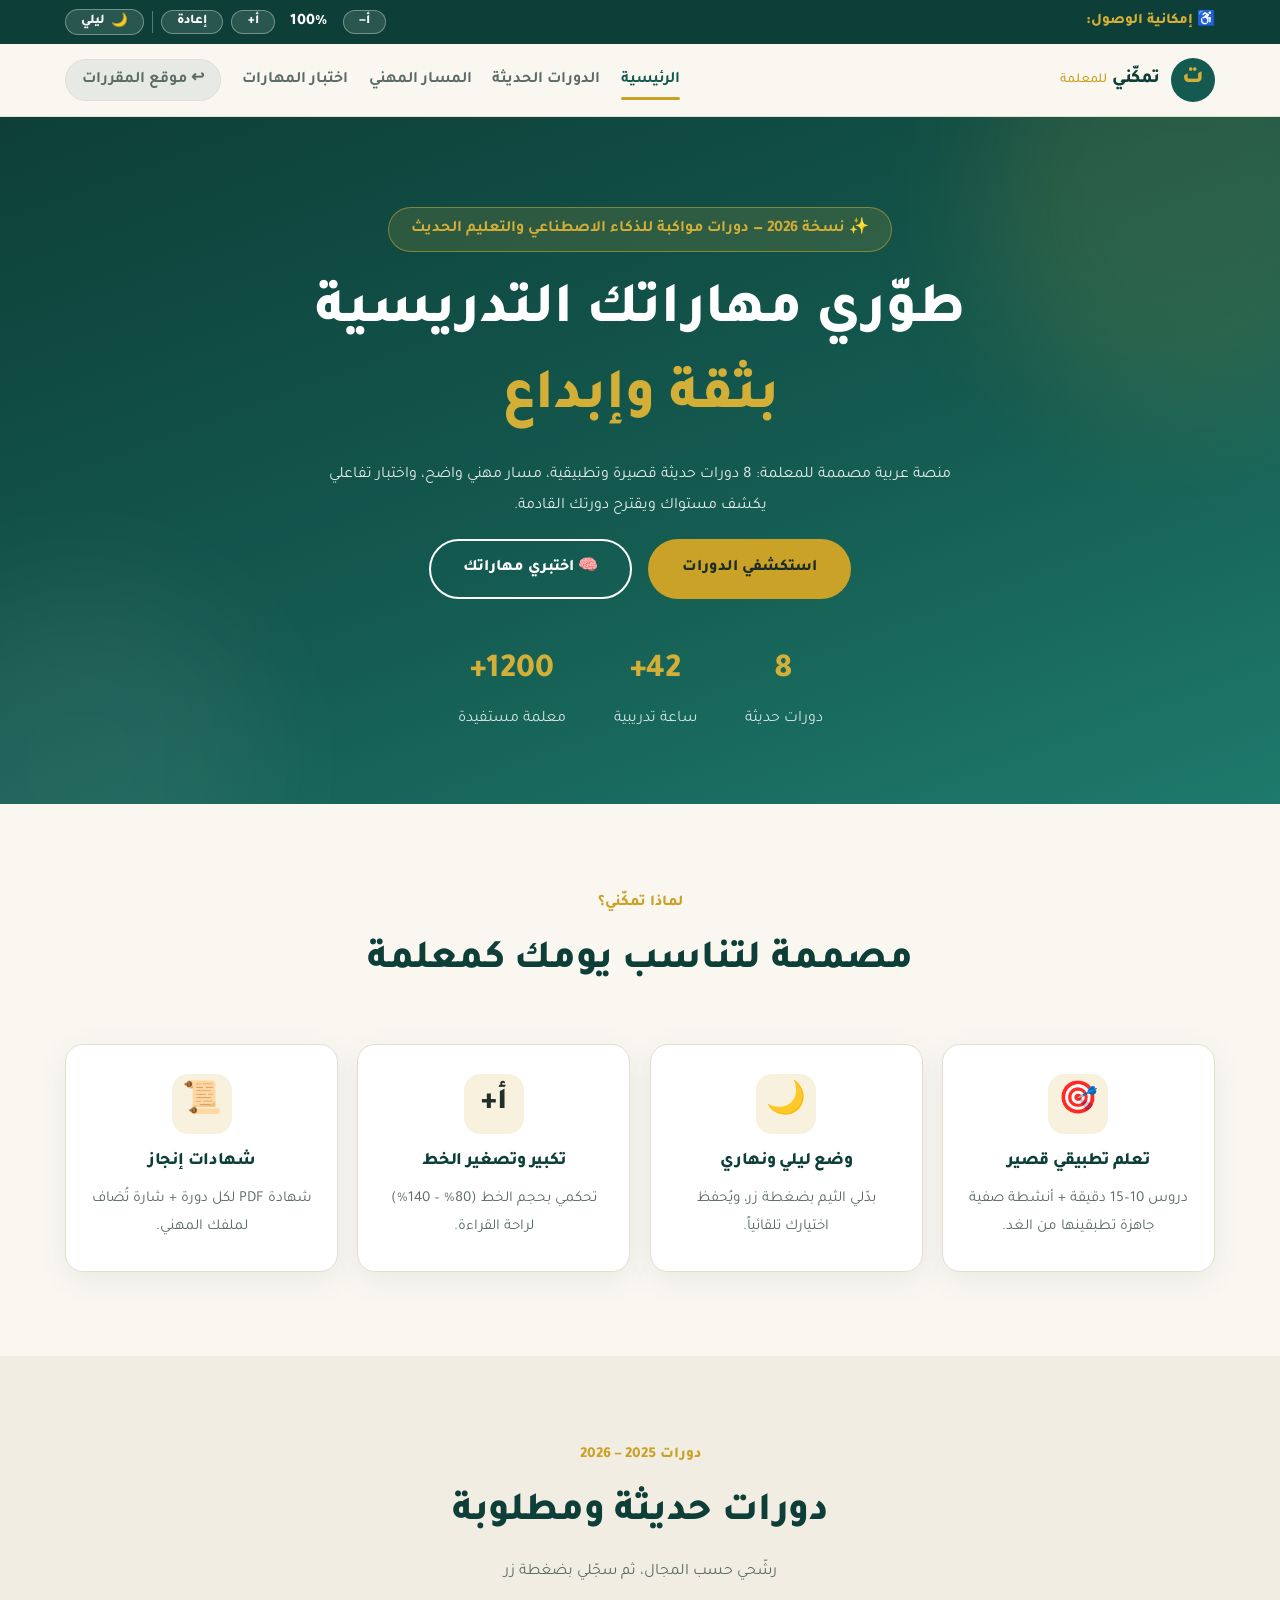
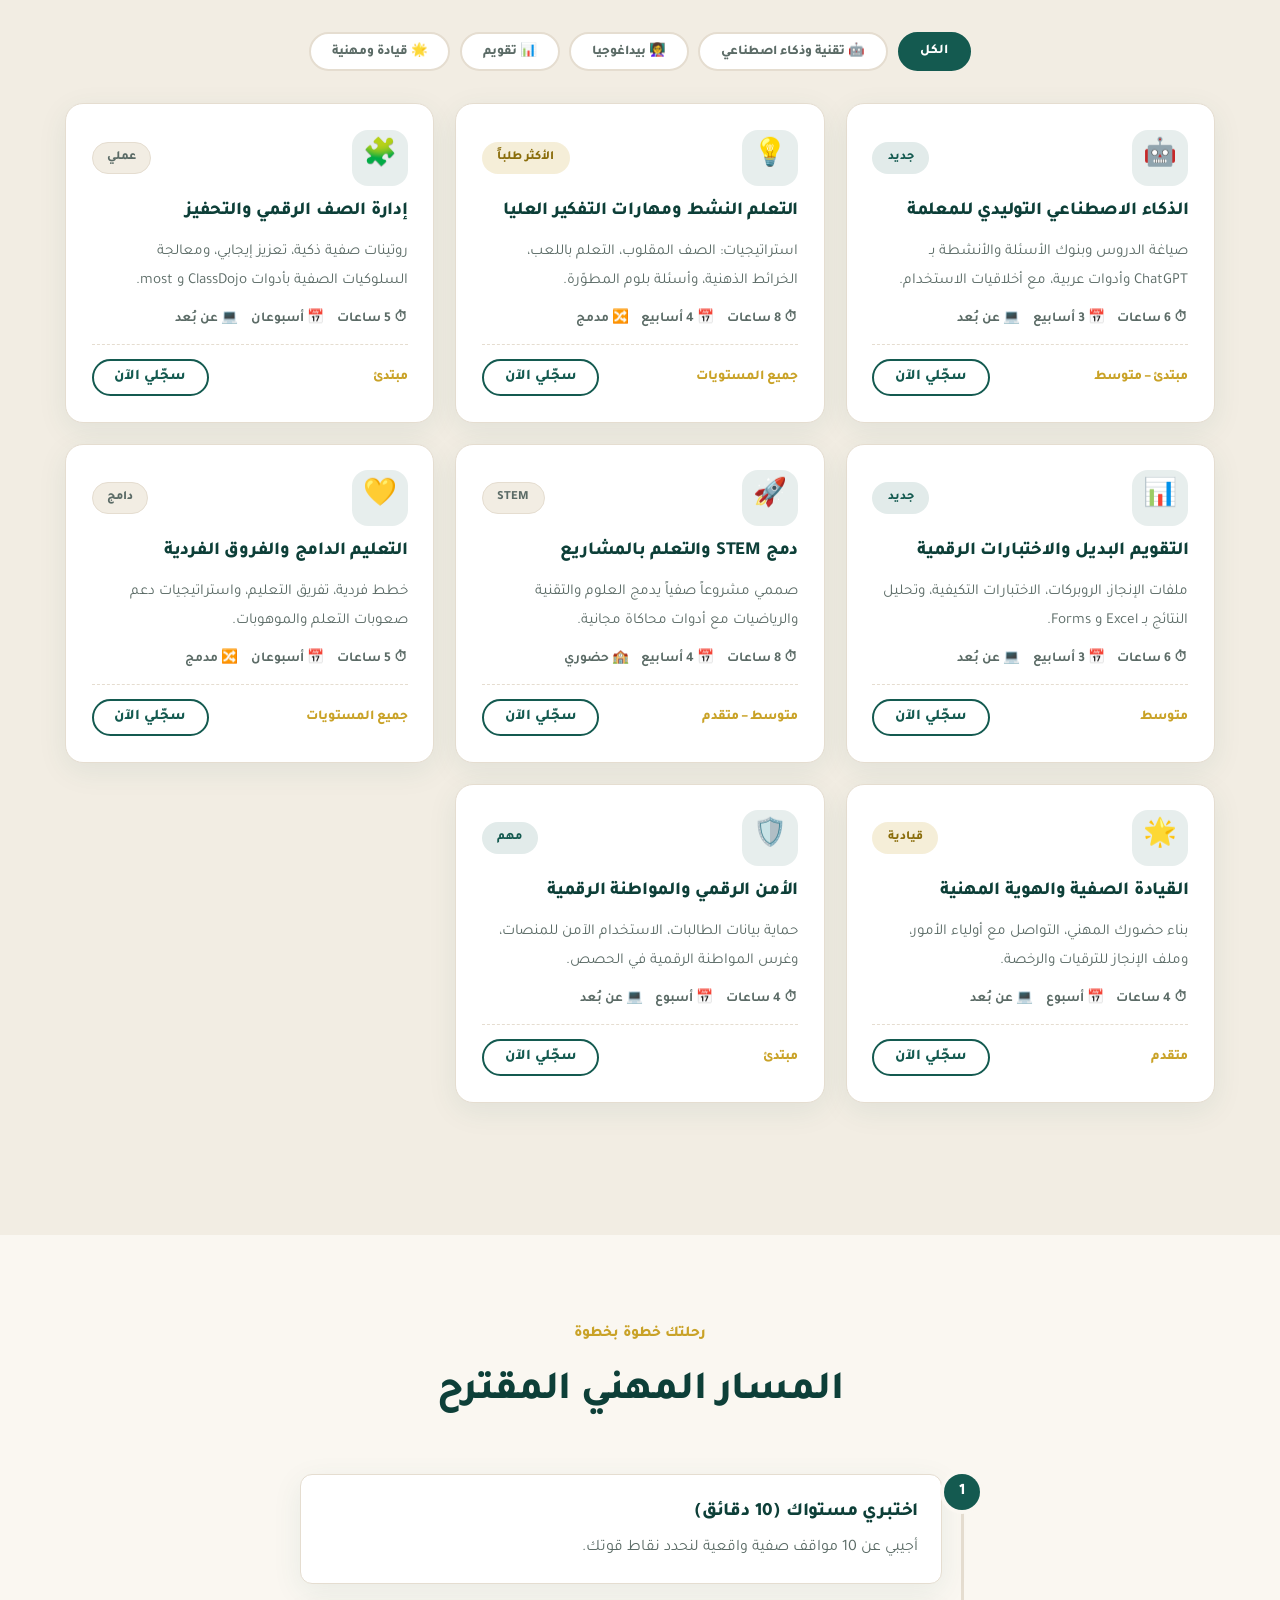
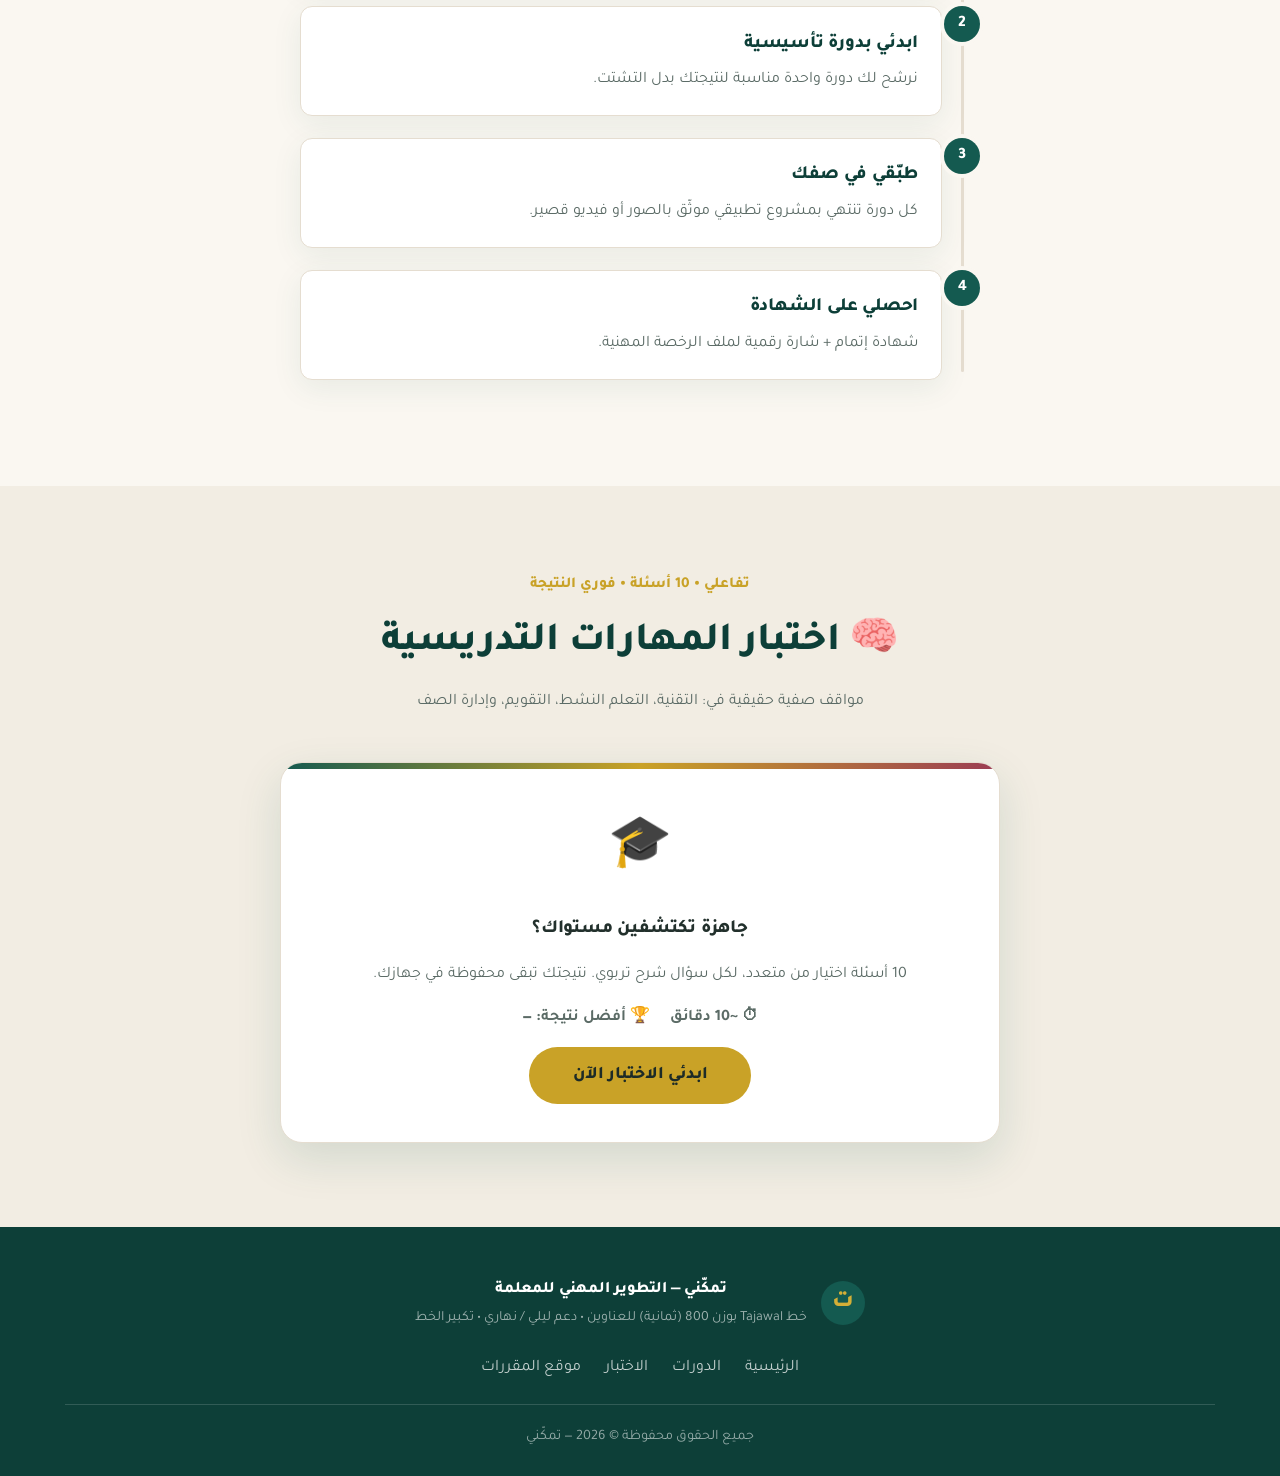
<file: tadweer.html>
<!DOCTYPE html>
<html lang="ar" dir="rtl" data-theme="light">
<head>
  <meta charset="UTF-8" />
  <meta name="viewport" content="width=device-width, initial-scale=1.0" />
  <title>تمكّني | منصة التطوير المهني للمعلمة</title>
  <meta name="description" content="منصة التطوير المهني للمعلمة: دورات حديثة، مسارات تعلم، واختبار تفاعلي للمهارات مع دعم الوضع الليلي وتكبير الخط." />
  <link rel="icon" href="data:image/svg+xml,<svg xmlns='http://www.w3.org/2000/svg' viewBox='0 0 100 100'><circle cx='50' cy='50' r='48' fill='%23145a50'/><text x='50' y='68' font-size='52' text-anchor='middle' fill='%23d4af37' font-family='serif'>ت</text></svg>" />
  <link rel="preconnect" href="https://fonts.googleapis.com" />
  <link rel="preconnect" href="https://fonts.gstatic.com" crossorigin />
  <!-- خط تاجوال (Tajawal) بأوزان 400 / 500 / 700 / 800 = خط ثمانية للعناوين -->
  <link href="https://fonts.googleapis.com/css2?family=Tajawal:wght@400;500;700;800;900&display=swap" rel="stylesheet" />
  <link rel="stylesheet" href="css/tadweer.css" />
</head>
<body>

  <!-- ===== شريط إمكانية الوصول ===== -->
  <div class="a11y-bar" role="toolbar" aria-label="خيارات إمكانية الوصول">
    <div class="container a11y-inner">
      <span class="a11y-label">♿ إمكانية الوصول:</span>
      <div class="a11y-controls">
        <button id="fontDecrease" class="a11y-btn" aria-label="تصغير الخط">أ−</button>
        <span id="fontSizeLabel" class="a11y-size" aria-live="polite">100%</span>
        <button id="fontIncrease" class="a11y-btn" aria-label="تكبير الخط">أ+</button>
        <button id="fontReset" class="a11y-btn a11y-reset" aria-label="إعادة ضبط الخط">إعادة</button>
        <span class="a11y-sep"></span>
        <button id="themeToggle" class="a11y-btn theme-btn" aria-label="تبديل المظهر ليلي / نهاري">
          <span id="themeIcon">🌙</span> <span id="themeText">ليلي</span>
        </button>
      </div>
    </div>
  </div>

  <!-- ===== التنقل ===== -->
  <header class="navbar" id="navbar">
    <div class="container nav-inner">
      <a href="tadweer.html" class="brand">
        <span class="brand-mark">ت</span>
        <span class="brand-text">تمكّني <small>للمعلمة</small></span>
      </a>
      <nav class="nav-links" id="navLinks">
        <a href="#home" class="nav-link active">الرئيسية</a>
        <a href="#courses" class="nav-link">الدورات الحديثة</a>
        <a href="#path" class="nav-link">المسار المهني</a>
        <a href="#quiz" class="nav-link">اختبار المهارات</a>
        <a href="index.html" class="nav-link nav-back">↩ موقع المقررات</a>
      </nav>
      <button class="menu-toggle" id="menuToggle" aria-label="فتح القائمة"><span></span><span></span><span></span></button>
    </div>
  </header>

  <!-- ===== البطل ===== -->
  <section class="hero" id="home">
    <div class="hero-blob blob-1"></div>
    <div class="hero-blob blob-2"></div>
    <div class="container hero-inner">
      <p class="hero-badge reveal">✨ نسخة 2026 — دورات مواكبة للذكاء الاصطناعي والتعليم الحديث</p>
      <h1 class="hero-title reveal">طوّري مهاراتك التدريسية<br /><span class="gold">بثقة وإبداع</span></h1>
      <p class="hero-desc reveal">منصة عربية مصممة للمعلمة: 8 دورات حديثة قصيرة وتطبيقية، مسار مهني واضح، واختبار تفاعلي يكشف مستواك ويقترح دورتك القادمة.</p>
      <div class="hero-actions reveal">
        <a href="#courses" class="btn btn-primary">استكشفي الدورات</a>
        <a href="#quiz" class="btn btn-outline">🧠 اختبري مهاراتك</a>
      </div>
      <div class="hero-stats reveal">
        <div class="stat"><span class="stat-num" data-count="8">8</span><span class="stat-label">دورات حديثة</span></div>
        <div class="stat"><span class="stat-num"><span data-count="42">42</span>+</span><span class="stat-label">ساعة تدريبية</span></div>
        <div class="stat"><span class="stat-num"><span data-count="1200">1200</span>+</span><span class="stat-label">معلمة مستفيدة</span></div>
      </div>
    </div>
  </section>

  <!-- ===== المميزات ===== -->
  <section class="section">
    <div class="container">
      <div class="section-head reveal">
        <span class="section-kicker">لماذا تمكّني؟</span>
        <h2 class="section-title">مصممة لتناسب يومك كمعلمة</h2>
      </div>
      <div class="features-grid">
        <div class="feature-card reveal"><span class="f-icon">🎯</span><h3>تعلم تطبيقي قصير</h3><p>دروس 10–15 دقيقة + أنشطة صفية جاهزة تطبقينها من الغد.</p></div>
        <div class="feature-card reveal"><span class="f-icon">🌙</span><h3>وضع ليلي ونهاري</h3><p>بدّلي الثيم بضغطة زر، ويُحفظ اختيارك تلقائياً.</p></div>
        <div class="feature-card reveal"><span class="f-icon">أ+</span><h3>تكبير وتصغير الخط</h3><p>تحكمي بحجم الخط (80% – 140%) لراحة القراءة.</p></div>
        <div class="feature-card reveal"><span class="f-icon">📜</span><h3>شهادات إنجاز</h3><p>شهادة PDF لكل دورة + شارة تُضاف لملفك المهني.</p></div>
      </div>
    </div>
  </section>

  <!-- ===== الدورات ===== -->
  <section class="section section-alt" id="courses">
    <div class="container">
      <div class="section-head reveal">
        <span class="section-kicker">دورات 2025 – 2026</span>
        <h2 class="section-title">دورات حديثة ومطلوبة</h2>
        <p class="section-sub">رشّحي حسب المجال، ثم سجّلي بضغطة زر</p>
      </div>

      <div class="filter-bar reveal" role="tablist" aria-label="تصفية الدورات">
        <button class="filter-btn active" data-filter="all">الكل</button>
        <button class="filter-btn" data-filter="tech">🤖 تقنية وذكاء اصطناعي</button>
        <button class="filter-btn" data-filter="pedagogy">👩‍🏫 بيداغوجيا</button>
        <button class="filter-btn" data-filter="assess">📊 تقويم</button>
        <button class="filter-btn" data-filter="lead">🌟 قيادة ومهنية</button>
      </div>

      <div class="courses-grid" id="coursesGrid">

        <article class="course-card reveal" data-cat="tech">
          <div class="course-top"><span class="course-icon">🤖</span><span class="course-badge new">جديد</span></div>
          <h3>الذكاء الاصطناعي التوليدي للمعلمة</h3>
          <p class="course-brief">صياغة الدروس وبنوك الأسئلة والأنشطة بـ ChatGPT وأدوات عربية، مع أخلاقيات الاستخدام.</p>
          <div class="course-meta"><span>⏱ 6 ساعات</span><span>📅 3 أسابيع</span><span>💻 عن بُعد</span></div>
          <div class="course-foot"><span class="level">مبتدئ – متوسط</span><button class="btn btn-teal btn-sm enroll-btn" data-course="الذكاء الاصطناعي التوليدي للمعلمة">سجّلي الآن</button></div>
        </article>

        <article class="course-card reveal" data-cat="pedagogy">
          <div class="course-top"><span class="course-icon">💡</span><span class="course-badge hot">الأكثر طلباً</span></div>
          <h3>التعلم النشط ومهارات التفكير العليا</h3>
          <p class="course-brief">استراتيجيات: الصف المقلوب، التعلم باللعب، الخرائط الذهنية، وأسئلة بلوم المطوّرة.</p>
          <div class="course-meta"><span>⏱ 8 ساعات</span><span>📅 4 أسابيع</span><span>🔀 مدمج</span></div>
          <div class="course-foot"><span class="level">جميع المستويات</span><button class="btn btn-teal btn-sm enroll-btn" data-course="التعلم النشط ومهارات التفكير العليا">سجّلي الآن</button></div>
        </article>

        <article class="course-card reveal" data-cat="pedagogy">
          <div class="course-top"><span class="course-icon">🧩</span><span class="course-badge">عملي</span></div>
          <h3>إدارة الصف الرقمي والتحفيز</h3>
          <p class="course-brief">روتينات صفية ذكية، تعزيز إيجابي، ومعالجة السلوكيات الصفية بأدوات ClassDojo و most.</p>
          <div class="course-meta"><span>⏱ 5 ساعات</span><span>📅 أسبوعان</span><span>💻 عن بُعد</span></div>
          <div class="course-foot"><span class="level">مبتدئ</span><button class="btn btn-teal btn-sm enroll-btn" data-course="إدارة الصف الرقمي والتحفيز">سجّلي الآن</button></div>
        </article>

        <article class="course-card reveal" data-cat="assess">
          <div class="course-top"><span class="course-icon">📊</span><span class="course-badge new">جديد</span></div>
          <h3>التقويم البديل والاختبارات الرقمية</h3>
          <p class="course-brief">ملفات الإنجاز، الروبركات، الاختبارات التكيفية، وتحليل النتائج بـ Excel و Forms.</p>
          <div class="course-meta"><span>⏱ 6 ساعات</span><span>📅 3 أسابيع</span><span>💻 عن بُعد</span></div>
          <div class="course-foot"><span class="level">متوسط</span><button class="btn btn-teal btn-sm enroll-btn" data-course="التقويم البديل والاختبارات الرقمية">سجّلي الآن</button></div>
        </article>

        <article class="course-card reveal" data-cat="tech">
          <div class="course-top"><span class="course-icon">🚀</span><span class="course-badge">STEM</span></div>
          <h3>دمج STEM والتعلم بالمشاريع</h3>
          <p class="course-brief">صممي مشروعاً صفياً يدمج العلوم والتقنية والرياضيات مع أدوات محاكاة مجانية.</p>
          <div class="course-meta"><span>⏱ 8 ساعات</span><span>📅 4 أسابيع</span><span>🏫 حضوري</span></div>
          <div class="course-foot"><span class="level">متوسط – متقدم</span><button class="btn btn-teal btn-sm enroll-btn" data-course="دمج STEM والتعلم بالمشاريع">سجّلي الآن</button></div>
        </article>

        <article class="course-card reveal" data-cat="pedagogy">
          <div class="course-top"><span class="course-icon">💛</span><span class="course-badge">دامج</span></div>
          <h3>التعليم الدامج والفروق الفردية</h3>
          <p class="course-brief">خطط فردية، تفريق التعليم، واستراتيجيات دعم صعوبات التعلم والموهوبات.</p>
          <div class="course-meta"><span>⏱ 5 ساعات</span><span>📅 أسبوعان</span><span>🔀 مدمج</span></div>
          <div class="course-foot"><span class="level">جميع المستويات</span><button class="btn btn-teal btn-sm enroll-btn" data-course="التعليم الدامج والفروق الفردية">سجّلي الآن</button></div>
        </article>

        <article class="course-card reveal" data-cat="lead">
          <div class="course-top"><span class="course-icon">🌟</span><span class="course-badge hot">قيادية</span></div>
          <h3>القيادة الصفية والهوية المهنية</h3>
          <p class="course-brief">بناء حضورك المهني، التواصل مع أولياء الأمور، وملف الإنجاز للترقيات والرخصة.</p>
          <div class="course-meta"><span>⏱ 4 ساعات</span><span>📅 أسبوع</span><span>💻 عن بُعد</span></div>
          <div class="course-foot"><span class="level">متقدم</span><button class="btn btn-teal btn-sm enroll-btn" data-course="القيادة الصفية والهوية المهنية">سجّلي الآن</button></div>
        </article>

        <article class="course-card reveal" data-cat="tech">
          <div class="course-top"><span class="course-icon">🛡️</span><span class="course-badge new">مهم</span></div>
          <h3>الأمن الرقمي والمواطنة الرقمية</h3>
          <p class="course-brief">حماية بيانات الطالبات، الاستخدام الآمن للمنصات، وغرس المواطنة الرقمية في الحصص.</p>
          <div class="course-meta"><span>⏱ 4 ساعات</span><span>📅 أسبوع</span><span>💻 عن بُعد</span></div>
          <div class="course-foot"><span class="level">مبتدئ</span><button class="btn btn-teal btn-sm enroll-btn" data-course="الأمن الرقمي والمواطنة الرقمية">سجّلي الآن</button></div>
        </article>

      </div>
      <p class="enroll-note" id="enrollNote" aria-live="polite"></p>
    </div>
  </section>

  <!-- ===== المسار ===== -->
  <section class="section" id="path">
    <div class="container">
      <div class="section-head reveal">
        <span class="section-kicker">رحلتك خطوة بخطوة</span>
        <h2 class="section-title">المسار المهني المقترح</h2>
      </div>
      <div class="timeline">
        <div class="tl-item reveal"><span class="tl-dot">1</span><div class="tl-card"><h3>اختبري مستواك (10 دقائق)</h3><p>أجيبي عن 10 مواقف صفية واقعية لنحدد نقاط قوتك.</p></div></div>
        <div class="tl-item reveal"><span class="tl-dot">2</span><div class="tl-card"><h3>ابدئي بدورة تأسيسية</h3><p>نرشح لك دورة واحدة مناسبة لنتيجتك بدل التشتت.</p></div></div>
        <div class="tl-item reveal"><span class="tl-dot">3</span><div class="tl-card"><h3>طبّقي في صفك</h3><p>كل دورة تنتهي بمشروع تطبيقي موثّق بالصور أو فيديو قصير.</p></div></div>
        <div class="tl-item reveal"><span class="tl-dot">4</span><div class="tl-card"><h3>احصلي على الشهادة</h3><p>شهادة إتمام + شارة رقمية لملف الرخصة المهنية.</p></div></div>
      </div>
    </div>
  </section>

  <!-- ===== اختبار المهارات ===== -->
  <section class="section section-alt" id="quiz">
    <div class="container">
      <div class="section-head reveal">
        <span class="section-kicker">تفاعلي • 10 أسئلة • فوري النتيجة</span>
        <h2 class="section-title">🧠 اختبار المهارات التدريسية</h2>
        <p class="section-sub">مواقف صفية حقيقية في: التقنية، التعلم النشط، التقويم، وإدارة الصف</p>
      </div>

      <div class="quiz-shell reveal">
        <!-- شاشة البداية -->
        <div class="quiz-screen active" id="quizStart">
          <div class="quiz-start-icon">🎓</div>
          <h3>جاهزة تكتشفين مستواك؟</h3>
          <p>10 أسئلة اختيار من متعدد، لكل سؤال شرح تربوي. نتيجتك تبقى محفوظة في جهازك.</p>
          <div class="quiz-meta-row">
            <span>⏱ ~10 دقائق</span><span>🏆 أفضل نتيجة: <b id="bestScore">—</b></span>
          </div>
          <button class="btn btn-primary btn-lg" id="startQuizBtn">ابدئي الاختبار الآن</button>
        </div>

        <!-- شاشة الأسئلة -->
        <div class="quiz-screen" id="quizPlay">
          <div class="quiz-progress-top">
            <span id="quizCounter">السؤال 1 من 10</span>
            <span id="quizSkillTag" class="skill-tag">تقنية</span>
          </div>
          <div class="quiz-progress"><div class="quiz-progress-fill" id="quizProgressFill"></div></div>
          <h3 class="quiz-q" id="quizQuestion">نص السؤال</h3>
          <div class="quiz-options" id="quizOptions"></div>
          <p class="quiz-feedback" id="quizFeedback"></p>
          <div class="quiz-nav">
            <button class="btn btn-teal" id="nextBtn" disabled>التالي ←</button>
          </div>
        </div>

        <!-- شاشة النتيجة -->
        <div class="quiz-screen" id="quizResult">
          <div class="result-circle"><span id="resultPct">0%</span></div>
          <h3 id="resultLevel">مستواك: متطورة</h3>
          <p id="resultDesc"></p>
          <div class="result-rec" id="resultRec"></div>
          <div class="quiz-nav center">
            <button class="btn btn-primary" id="retryBtn">🔄 إعادة الاختبار</button>
            <a href="#courses" class="btn btn-teal">تصفحي دورتك المرشحة</a>
          </div>
        </div>
      </div>
    </div>
  </section>

  <footer class="footer">
    <div class="container footer-inner">
      <div class="footer-brand"><span class="brand-mark">ت</span>
        <div><p class="footer-name">تمكّني — التطوير المهني للمعلمة</p>
        <p class="footer-role">خط Tajawal بوزن 800 (ثمانية) للعناوين • دعم ليلي / نهاري • تكبير الخط</p></div>
      </div>
      <nav class="footer-links">
        <a href="#home">الرئيسية</a><a href="#courses">الدورات</a><a href="#quiz">الاختبار</a><a href="index.html">موقع المقررات</a>
      </nav>
      <p class="footer-copy">جميع الحقوق محفوظة © <span id="year"></span> — تمكّني</p>
    </div>
  </footer>

  <button class="back-to-top" id="backToTop" aria-label="العودة للأعلى">↑</button>

  <script src="js/tadweer.js"></script>
</body>
</html>
</file>
<file: css/tadweer.css>
/* ============================================================
   تمكّني — التطوير المهني للمعلمة
   خط Tajawal 800 (ثمانية) للعناوين + ثيم ليلي/نهاري + خط قابل للتكبير
   ============================================================ */
:root{
  --primary:#145a50; --primary-dark:#0d3f38; --primary-light:#1e7a6c;
  --gold:#c9a227; --gold-light:#d4af37; --rose:#9b3d54;
  --bg:#faf7f1; --bg-alt:#f2ede3; --card:#ffffff;
  --ink:#22302c; --muted:#5b6b66; --border:#e5ddd0;
  --shadow:0 8px 30px rgba(20,90,80,.08); --shadow-lg:0 16px 45px rgba(20,90,80,.14);
  --radius:18px; --radius-sm:12px; --transition:.28s ease;
  --nav-h:72px; --a11y-h:44px;
}
[data-theme="dark"]{
  --primary:#3ec6a8; --primary-dark:#e8f5f1; --primary-light:#7fe0c3;
  --gold:#e3b93e; --gold-light:#f2cf5e;
  --bg:#0f1a17; --bg-alt:#14211d; --card:#182825;
  --ink:#eef5f2; --muted:#a9beb8; --border:#2a3d38;
  --shadow:0 8px 30px rgba(0,0,0,.4); --shadow-lg:0 16px 45px rgba(0,0,0,.5);
}
*{margin:0;padding:0;box-sizing:border-box}
html{scroll-behavior:smooth;font-size:16px}
body{
  font-family:"Tajawal","Segoe UI",Tahoma,sans-serif;
  background:var(--bg); color:var(--ink); line-height:1.9; overflow-x:hidden;
  transition:background var(--transition),color var(--transition);
}
/* العناوين بخط ثمانية = وزن 800 */
h1,h2,h3,.brand-text,.section-title,.hero-title{font-weight:800;letter-spacing:-.2px}
.container{width:min(1150px,92%);margin-inline:auto}
section{scroll-margin-top:calc(var(--nav-h) + var(--a11y-h) + 16px)}
.section{padding:84px 0}
.section-alt{background:var(--bg-alt)}
.section-head{text-align:center;max-width:720px;margin:0 auto 2.8rem}
.section-kicker{display:inline-block;color:var(--gold);font-weight:800;font-size:.95rem;margin-bottom:.3rem}
.section-title{font-size:clamp(1.7rem,4vw,2.5rem);color:var(--primary-dark)}
[data-theme="dark"] .section-title{color:#fff}
.section-sub{color:var(--muted);margin-top:.4rem}

/* الأزرار */
.btn{display:inline-block;padding:.8rem 2rem;border-radius:50px;font-family:inherit;
  font-size:1rem;font-weight:800;text-decoration:none;cursor:pointer;border:2px solid transparent;transition:var(--transition)}
.btn-primary{background:var(--gold);color:#1d2b27}
.btn-primary:hover{background:var(--gold-light);transform:translateY(-3px);box-shadow:0 10px 25px rgba(201,162,39,.35)}
.btn-outline{background:transparent;border-color:#fff;color:#fff}
.btn-outline:hover{background:rgba(255,255,255,.14);transform:translateY(-3px)}
.btn-teal{color:var(--primary);border-color:var(--primary);background:transparent}
.btn-teal:hover{background:var(--primary);color:#fff;transform:translateY(-2px)}
[data-theme="dark"] .btn-teal:hover{color:#0f1a17}
.btn-sm{padding:.5rem 1.3rem;font-size:.92rem}
.btn-lg{padding:1rem 2.6rem;font-size:1.1rem}

/* شريط إمكانية الوصول */
.a11y-bar{position:sticky;top:0;z-index:200;background:var(--primary-dark);color:#fff;min-height:var(--a11y-h)}
[data-theme="dark"] .a11y-bar{background:#000}
.a11y-inner{display:flex;align-items:center;justify-content:space-between;gap:1rem;min-height:var(--a11y-h);flex-wrap:wrap;padding-block:.3rem}
.a11y-label{font-weight:800;font-size:.92rem;color:var(--gold-light)}
.a11y-controls{display:flex;align-items:center;gap:.5rem;flex-wrap:wrap}
.a11y-btn{background:rgba(255,255,255,.12);border:1.5px solid rgba(255,255,255,.35);color:#fff;
  border-radius:50px;padding:.15rem .95rem;font-family:inherit;font-weight:800;cursor:pointer;transition:var(--transition)}
.a11y-btn:hover{background:var(--gold);border-color:var(--gold);color:#1d2b27}
.a11y-size{min-width:52px;text-align:center;font-weight:800;color:#fff}
.a11y-sep{width:1px;height:22px;background:rgba(255,255,255,.3)}
.theme-btn{display:flex;align-items:center;gap:.35rem}

/* التنقل */
.navbar{position:sticky;top:var(--a11y-h);z-index:100;background:color-mix(in srgb,var(--bg) 92%,transparent);
  backdrop-filter:blur(12px);border-bottom:1px solid var(--border)}
.nav-inner{display:flex;align-items:center;justify-content:space-between;height:var(--nav-h)}
.brand{display:flex;align-items:center;gap:.7rem;text-decoration:none}
.brand-mark{display:inline-flex;align-items:center;justify-content:center;width:44px;height:44px;border-radius:50%;
  background:var(--primary);color:var(--gold-light);font-size:1.5rem;font-weight:800;flex-shrink:0}
[data-theme="dark"] .brand-mark{background:var(--gold);color:#111}
.brand-text{font-size:1.15rem;color:var(--primary-dark)}
[data-theme="dark"] .brand-text{color:#fff}
.brand-text small{font-weight:500;color:var(--gold);font-size:.85rem}
.nav-links{display:flex;gap:1.3rem;align-items:center}
.nav-link{text-decoration:none;color:var(--muted);font-weight:700;position:relative;padding:.3rem 0;white-space:nowrap}
.nav-link:hover,.nav-link.active{color:var(--primary)}
.nav-link::after{content:"";position:absolute;bottom:0;right:0;width:0;height:3px;border-radius:3px;background:var(--gold);transition:var(--transition)}
.nav-link:hover::after,.nav-link.active::after{width:100%}
.nav-back{background:rgba(20,90,80,.08);border:1px solid var(--border);border-radius:50px;padding:.3rem 1rem !important}
.nav-back::after{display:none}
.menu-toggle{display:none;flex-direction:column;gap:5px;background:none;border:none;cursor:pointer;padding:6px}
.menu-toggle span{width:26px;height:3px;border-radius:3px;background:var(--primary);transition:var(--transition)}
[data-theme="dark"] .menu-toggle span{background:#fff}

/* البطل */
.hero{position:relative;padding:90px 0 70px;background:linear-gradient(160deg,#0d3f38 0%,#145a50 55%,#1e7a6c 100%);color:#fff;overflow:hidden;text-align:center}
[data-theme="dark"] .hero{background:linear-gradient(160deg,#000 0%,#14211d 60%,#1d3a33 100%)}
.hero-blob{position:absolute;border-radius:50%;filter:blur(60px);opacity:.5;pointer-events:none}
.blob-1{width:420px;height:420px;background:rgba(212,175,55,.25);top:-120px;right:-120px}
.blob-2{width:360px;height:360px;background:rgba(255,255,255,.12);bottom:-140px;left:-100px}
.hero-inner{position:relative;z-index:1;display:flex;flex-direction:column;align-items:center;gap:1.1rem}
.hero-badge{background:rgba(212,175,55,.15);border:1px solid rgba(212,175,55,.5);color:var(--gold-light);padding:.4rem 1.4rem;border-radius:50px;font-weight:700}
.hero-title{font-size:clamp(2rem,6vw,3.6rem);line-height:1.5}
.hero-title .gold{color:var(--gold-light)}
.hero-desc{max-width:640px;color:rgba(255,255,255,.88)}
.hero-actions{display:flex;gap:1rem;flex-wrap:wrap;justify-content:center}
.hero-stats{display:flex;gap:3rem;margin-top:1.5rem;flex-wrap:wrap;justify-content:center}
.stat{display:flex;flex-direction:column}
.stat-num{font-size:2.1rem;font-weight:800;color:var(--gold-light)}
.stat-label{color:rgba(255,255,255,.8)}

/* المميزات */
.features-grid{display:grid;grid-template-columns:repeat(4,1fr);gap:1.2rem}
.feature-card{background:var(--card);border:1px solid var(--border);border-radius:var(--radius);padding:1.8rem 1.4rem;text-align:center;box-shadow:var(--shadow);transition:var(--transition)}
.feature-card:hover{transform:translateY(-7px);border-color:var(--gold)}
.f-icon{font-size:2rem;display:inline-flex;align-items:center;justify-content:center;width:60px;height:60px;border-radius:16px;background:rgba(201,162,39,.15);margin-bottom:.7rem;font-weight:800}
.feature-card h3{color:var(--primary-dark);margin-bottom:.4rem;font-size:1.1rem}
[data-theme="dark"] .feature-card h3{color:#fff}
.feature-card p{color:var(--muted);font-size:.95rem}

/* الدورات */
.filter-bar{display:flex;gap:.6rem;flex-wrap:wrap;justify-content:center;margin-bottom:2rem}
.filter-btn{font-family:inherit;font-weight:800;border:2px solid var(--border);background:var(--card);color:var(--muted);
  border-radius:50px;padding:.5rem 1.3rem;cursor:pointer;transition:var(--transition)}
.filter-btn:hover{border-color:var(--primary);color:var(--primary)}
.filter-btn.active{background:var(--primary);border-color:var(--primary);color:#fff}
[data-theme="dark"] .filter-btn.active{color:#0f1a17}
.courses-grid{display:grid;grid-template-columns:repeat(3,1fr);gap:1.3rem}
.course-card{background:var(--card);border:1px solid var(--border);border-radius:var(--radius);padding:1.6rem;
  box-shadow:var(--shadow);display:flex;flex-direction:column;gap:.7rem;transition:var(--transition)}
.course-card:hover{transform:translateY(-7px);box-shadow:var(--shadow-lg);border-color:var(--gold)}
.course-card.hide{display:none}
.course-top{display:flex;align-items:center;justify-content:space-between}
.course-icon{width:56px;height:56px;border-radius:16px;display:flex;align-items:center;justify-content:center;font-size:1.7rem;background:rgba(20,90,80,.1)}
[data-theme="dark"] .course-icon{background:rgba(255,255,255,.08)}
.course-badge{font-size:.78rem;font-weight:800;border-radius:50px;padding:.2rem .9rem;background:var(--bg-alt);border:1px solid var(--border);color:var(--muted)}
.course-badge.new{background:rgba(20,90,80,.12);color:var(--primary);border-color:transparent}
.course-badge.hot{background:rgba(201,162,39,.18);color:#8a6d0b;border-color:transparent}
[data-theme="dark"] .course-badge.hot{color:var(--gold-light)}
.course-card h3{font-size:1.15rem;color:var(--primary-dark);line-height:1.6}
[data-theme="dark"] .course-card h3{color:#fff}
.course-brief{color:var(--muted);font-size:.95rem;flex-grow:1}
.course-meta{display:flex;gap:.8rem;flex-wrap:wrap;color:var(--muted);font-size:.85rem;font-weight:700}
.course-foot{display:flex;align-items:center;justify-content:space-between;gap:.6rem;border-top:1px dashed var(--border);padding-top:.9rem;flex-wrap:wrap}
.level{font-size:.85rem;font-weight:800;color:var(--gold)}
.enroll-note{text-align:center;margin-top:1.4rem;font-weight:700;color:var(--primary);min-height:1.6rem}

/* المسار */
.timeline{position:relative;max-width:680px;margin:0 auto;padding-right:2.4rem}
.timeline::before{content:"";position:absolute;right:16px;top:8px;bottom:8px;width:3px;border-radius:3px;background:var(--border)}
.tl-item{position:relative;margin-bottom:1.4rem}
.tl-dot{position:absolute;right:-2.4rem;top:0;width:36px;height:36px;border-radius:50%;background:var(--primary);color:#fff;
  display:flex;align-items:center;justify-content:center;font-weight:800;box-shadow:0 0 0 4px var(--bg)}
.tl-card{background:var(--card);border:1px solid var(--border);border-radius:var(--radius-sm);padding:1.2rem 1.4rem;box-shadow:var(--shadow)}
.tl-card h3{color:var(--primary-dark);margin-bottom:.2rem}
[data-theme="dark"] .tl-card h3{color:#fff}
.tl-card p{color:var(--muted)}

/* الاختبار */
.quiz-shell{max-width:720px;margin:0 auto;background:var(--card);border:1px solid var(--border);border-radius:22px;box-shadow:var(--shadow-lg);padding:2.4rem;position:relative;overflow:hidden}
.quiz-shell::before{content:"";position:absolute;top:0;right:0;left:0;height:6px;background:linear-gradient(90deg,var(--primary),var(--gold),var(--rose))}
.quiz-screen{display:none}
.quiz-screen.active{display:block;animation:fadeUp .4s ease}
@keyframes fadeUp{from{opacity:0;transform:translateY(14px)}to{opacity:1;transform:none}}
.quiz-start-icon{font-size:3.2rem;text-align:center}
#quizStart{text-align:center;display:none;flex-direction:column;gap:.8rem;align-items:center}
#quizStart.active{display:flex}
#quizStart p{color:var(--muted)}
.quiz-meta-row{display:flex;gap:1.2rem;justify-content:center;color:var(--muted);font-weight:700;flex-wrap:wrap}
.quiz-progress-top{display:flex;justify-content:space-between;align-items:center;margin-bottom:.6rem;font-weight:800}
.skill-tag{background:rgba(201,162,39,.18);color:#8a6d0b;border-radius:50px;padding:.15rem 1rem;font-size:.85rem}
[data-theme="dark"] .skill-tag{color:var(--gold-light)}
.quiz-progress{height:12px;border-radius:20px;background:var(--bg-alt);border:1px solid var(--border);overflow:hidden;margin-bottom:1.4rem}
.quiz-progress-fill{height:100%;width:0;border-radius:20px;background:linear-gradient(90deg,var(--primary),var(--primary-light));transition:width .4s ease}
.quiz-q{font-size:1.25rem;line-height:1.8;margin-bottom:1.2rem;color:var(--primary-dark)}
[data-theme="dark"] .quiz-q{color:#fff}
.quiz-options{display:flex;flex-direction:column;gap:.7rem}
.quiz-opt{text-align:right;font-family:inherit;font-weight:700;border:2px solid var(--border);background:var(--bg);
  color:var(--ink);border-radius:var(--radius-sm);padding:.85rem 1.1rem;cursor:pointer;transition:var(--transition);font-size:1rem}
.quiz-opt:hover:not(:disabled){border-color:var(--primary);transform:translateX(-4px)}
.quiz-opt:disabled{cursor:default;opacity:.95}
.quiz-opt.correct{border-color:#1e9e6a;background:rgba(30,158,106,.12)}
.quiz-opt.wrong{border-color:var(--rose);background:rgba(155,61,84,.1)}
.quiz-feedback{min-height:1.8rem;margin-top:1rem;font-weight:700}
.quiz-feedback.good{color:#1e9e6a}.quiz-feedback.bad{color:var(--rose)}
.quiz-nav{display:flex;justify-content:flex-start;margin-top:1rem}
.quiz-nav.center{justify-content:center;gap:.8rem;flex-wrap:wrap}
.result-circle{width:140px;height:140px;margin:0 auto 1rem;border-radius:50%;
  background:conic-gradient(var(--gold) var(--p,0%),var(--border) 0);
  display:flex;align-items:center;justify-content:center;position:relative}
.result-circle span{background:var(--card);width:108px;height:108px;border-radius:50%;display:flex;align-items:center;justify-content:center;font-weight:800;font-size:1.6rem}
#quizResult{text-align:center}
#resultDesc{color:var(--muted);margin:.5rem 0 1rem}
.result-rec{background:var(--bg);border:1px dashed var(--gold);border-radius:var(--radius-sm);padding:1rem 1.3rem;margin-bottom:1.3rem;font-weight:700}

/* التذييل */
.footer{background:#0d3f38;color:rgba(255,255,255,.85);padding:3rem 0 1.5rem}
[data-theme="dark"] .footer{background:#000}
.footer-inner{display:flex;flex-direction:column;align-items:center;gap:1.3rem;text-align:center}
.footer-brand{display:flex;align-items:center;gap:.9rem}
.footer-name{font-weight:800;color:#fff}
.footer-role{font-size:.88rem;color:rgba(255,255,255,.6)}
.footer-links{display:flex;gap:1.5rem;flex-wrap:wrap;justify-content:center}
.footer-links a{color:rgba(255,255,255,.75);text-decoration:none}
.footer-links a:hover{color:var(--gold-light)}
.footer-copy{border-top:1px solid rgba(255,255,255,.15);padding-top:1.2rem;width:100%;font-size:.9rem;color:rgba(255,255,255,.55)}

.back-to-top{position:fixed;bottom:26px;left:26px;width:48px;height:48px;border-radius:50%;border:none;
  background:var(--primary);color:#fff;font-size:1.3rem;cursor:pointer;box-shadow:var(--shadow-lg);
  opacity:0;visibility:hidden;transform:translateY(15px);transition:var(--transition);z-index:90}
.back-to-top.show{opacity:1;visibility:visible;transform:none}
.reveal{opacity:0;transform:translateY(26px);transition:opacity .7s ease,transform .7s ease}
.reveal.in{opacity:1;transform:none}

@media(max-width:980px){.features-grid{grid-template-columns:repeat(2,1fr)}.courses-grid{grid-template-columns:repeat(2,1fr)}}
@media(max-width:720px){
  .nav-links{position:fixed;top:calc(var(--nav-h) + var(--a11y-h));right:0;left:0;flex-direction:column;background:var(--card);
    border-bottom:1px solid var(--border);padding:1rem 5%;gap:.4rem;transform:translateY(-135%);transition:transform .35s ease;box-shadow:var(--shadow-lg)}
  .nav-links.open{transform:none}
  .menu-toggle{display:flex}
  .features-grid,.courses-grid{grid-template-columns:1fr}
  .quiz-shell{padding:1.5rem}
  .section{padding:60px 0}
  .a11y-inner{justify-content:center}
}
</file>
